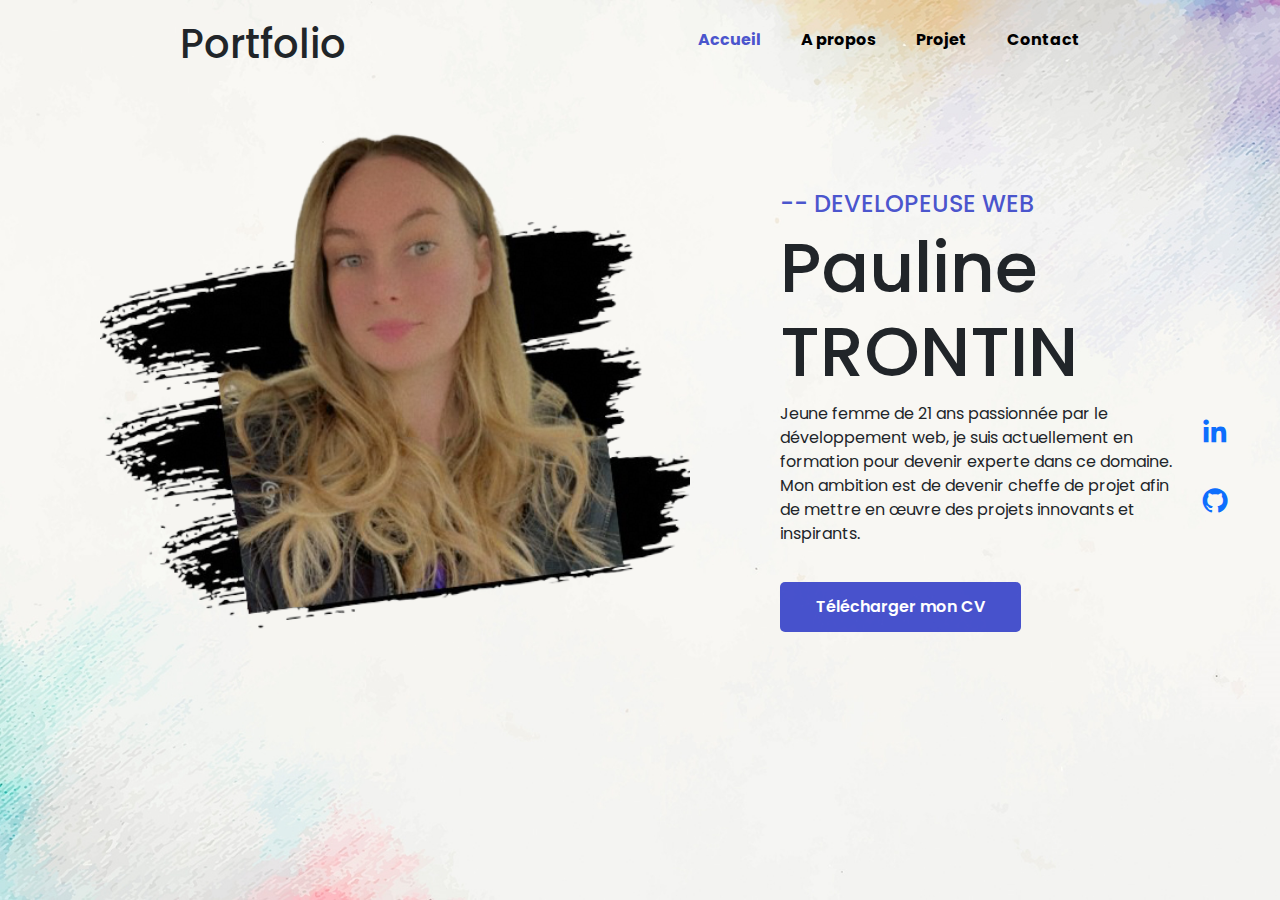
<file: portfolio/index.html>
<!DOCTYPE html>
<html lang="fr">

<head>
    <meta charset="UTF-8">
    <meta name="viewport" content="width=device-width, initial-scale=1.0">
    <title>Portfolio</title>
    <!-- Bootstrap -->
    <script src="https://cdn.jsdelivr.net/npm/bootstrap@5.3.3/dist/js/bootstrap.bundle.min.js" integrity="sha384-YvpcrYf0tY3lHB60NNkmXc5s9fDVZLESaAA55NDzOxhy9GkcIdslK1eN7N6jIeHz" crossorigin="anonymous"></script>
    <link href="https://cdn.jsdelivr.net/npm/bootstrap@5.3.3/dist/css/bootstrap.min.css" rel="stylesheet" integrity="sha384-QWTKZyjpPEjISv5WaRU9OFeRpok6YctnYmDr5pNlyT2bRjXh0JMhjY6hW+ALEwIH" crossorigin="anonymous">
    <!-- main style -->
    <link href='https://unpkg.com/boxicons@2.1.4/css/boxicons.min.css' rel='stylesheet'>
    <link href="css/style.css" rel="stylesheet">
</head>

<body>
    <div class="hero">
        <div class="nav">
            <div class="logo">
                <h1>Portfolio</h1>
            </div>
            <ul>
                <li><a href="index.html" class="active">Accueil</a></li>
                <li><a href="page/about.html">A propos</a></li>
                <li><a href="page/project.html">Projet</a></li>
                <li><a href="page/contact.html">Contact</a></li>
            </ul>
        </div>
    
    

    <div class="content">
        <div class="left">
<!--            <img src="imgs/men.png" alt="men">-->
            <img src="imgs/women.png" alt="women" class="image" style="">

        </div>
        <div class="right">
            <h4>-- Developeuse Web</h4>
            <h1>Pauline TRONTIN</h1>
            <p>Jeune femme de 21 ans passionnée par le développement web, je suis actuellement en formation pour devenir experte dans ce domaine. Mon ambition est de devenir cheffe de projet afin de mettre en œuvre des projets innovants et inspirants.</p>

            <!-- Bouton de téléchargement du CV -->
            <a href="imgs/cv/CV%20-%20Master.pdf" download="CV-PaulineTRONTIN.pdf">
                <button style="color:white;">Télécharger mon CV</button>
            </a>
        </div>
    </div>

        <div class="social">
            <a href="https://www.linkedin.com/in/pauline-trontin/"><i class="bx bxl-linkedin"></i></a>
            <a href="https://github.com/paulinetrntn"><i class="bx bxl-github"></i></a>
        </div>

</div>
    <!-- jQuery -->
    <script src="js/jquery.js"></script>
    <!--  plugins  -->
    <script src="js/bootstrap.min.js"></script>
    <script src="js/plugins.js"></script>
    <script src="js/aos.js"></script>
    <script src="js/jquery.form.js"></script>
    <script src="js/jquery.validate.min.js"></script>

    <!--  main script  -->
    <script src="js/style.js"></script>
</body>
</html>
</file>
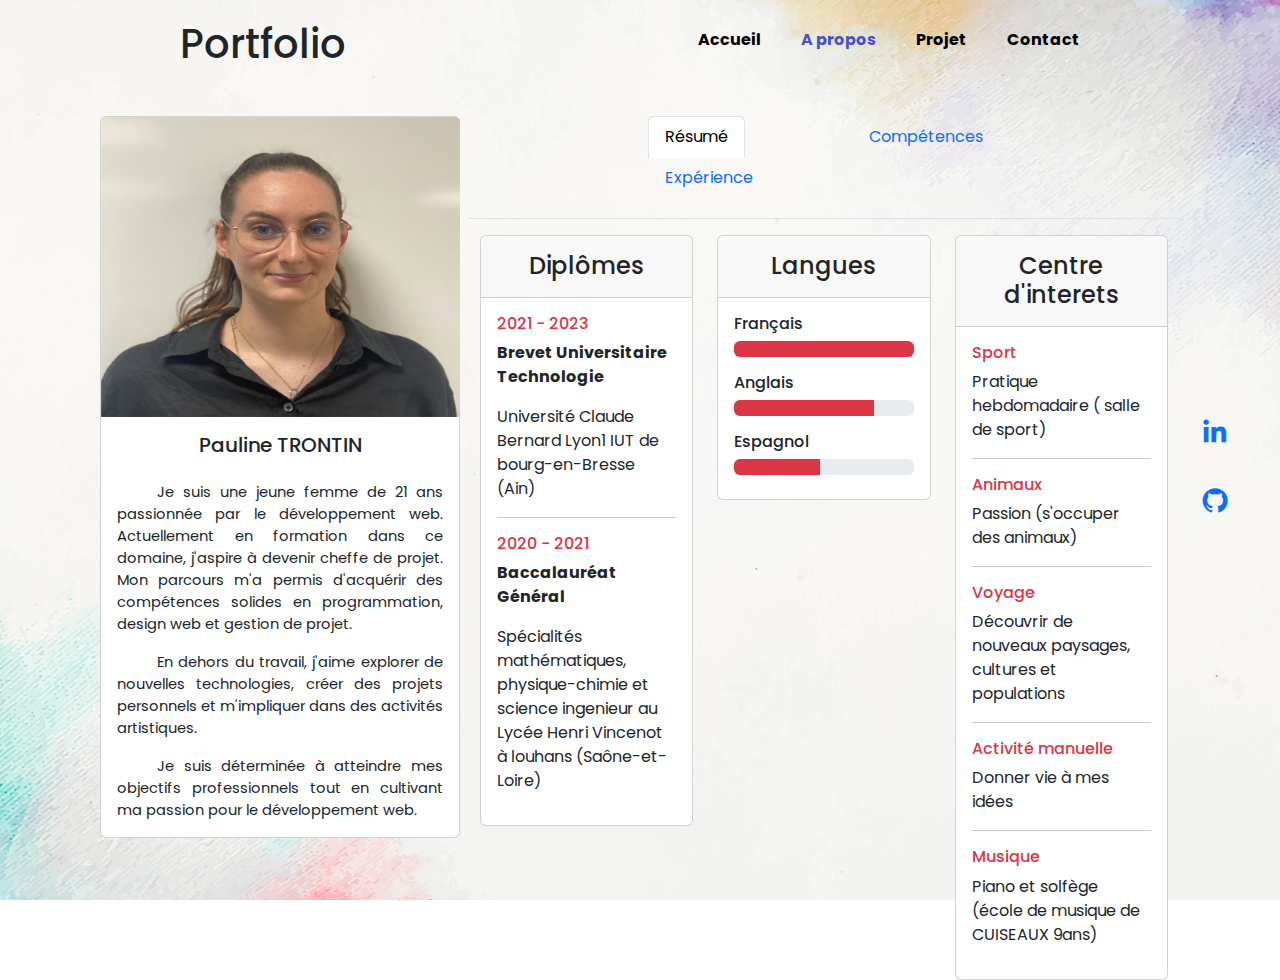
<file: portfolio/page/about.html>
<!DOCTYPE html>
<html lang="fr">

<head>
    <meta charset="UTF-8">
    <meta name="viewport" content="width=device-width, initial-scale=1.0">
    <title>Portfolio</title>
    <!-- Bootstrap -->
    <!--    <link href="../css/bootstrap.min.css" rel="stylesheet">-->
    <link href="https://cdn.jsdelivr.net/npm/bootstrap@5.3.3/dist/css/bootstrap.min.css" rel="stylesheet"
          integrity="sha384-QWTKZyjpPEjISv5WaRU9OFeRpok6YctnYmDr5pNlyT2bRjXh0JMhjY6hW+ALEwIH" crossorigin="anonymous">
    <script src="https://cdn.jsdelivr.net/npm/bootstrap@5.3.3/dist/js/bootstrap.bundle.min.js"
            integrity="sha384-YvpcrYf0tY3lHB60NNkmXc5s9fDVZLESaAA55NDzOxhy9GkcIdslK1eN7N6jIeHz"
            crossorigin="anonymous"></script>
    <!-- main style -->
    <link href='https://unpkg.com/boxicons@2.1.4/css/boxicons.min.css' rel='stylesheet'>
    <link href="../css/style.css" rel="stylesheet">
</head>

<body>

<div class="hero">
    <div class="nav">
        <div class="logo">
            <h1>Portfolio</h1>
        </div>
        <ul>
            <li><a href="../index.html">Accueil</a></li>
            <li><a href="about.html" class="active">A propos</a></li>
            <li><a href="project.html">Projet</a></li>
            <li><a href="contact.html">Contact</a></li>
        </ul>
    </div>

    <div class="content">
        <div class="row">
            <div class="col-md-4">
                <div class="card" style="width: 360px;">
                    <img src="../imgs/profil.jpeg" class="card-img-top" alt="..." style="height: 300px;width: 359px;">
                    <div class="card-body">
                        <h5 class="card-title text-center font-weight-bold">Pauline TRONTIN</h5>
                        <p class="card-text mt-4" style="text-align: justify; font-size: 11pt; text-indent: 40px;">
                            Je suis une jeune femme de 21 ans passionnée par le développement
                            web. Actuellement en formation dans ce domaine, j'aspire à devenir cheffe de projet. Mon
                            parcours m'a permis d'acquérir des compétences solides en programmation, design web et
                            gestion de projet.
                        </p>
                        <p class="card-text" style="text-align: justify; font-size: 11pt; text-indent: 40px;">
                            En dehors du travail, j'aime explorer de nouvelles technologies, créer
                            des projets personnels et m'impliquer dans des activités artistiques.
                        </p>
                        <p class="card-text" style="text-align: justify; font-size: 11pt; text-indent: 40px;">
                          Je suis déterminée à atteindre mes objectifs professionnels tout en cultivant ma passion pour le développement
                            web.
                        </p>
                    </div>
                </div>
            </div>
            <div class="col-md-8" style="margin-top: -20px">
                <nav>
                    <div class="nav nav-tabs" id="nav-tab" role="tablist">
                        <button class="nav-link active active-tab" id="nav-home-tab" data-bs-toggle="tab"
                                data-bs-target="#nav-home" type="button" role="tab" aria-controls="nav-home"
                                aria-selected="true">Résumé
                        </button>
                        <button class="nav-link" id="nav-profile-tab" data-bs-toggle="tab" data-bs-target="#nav-profile"
                                type="button" role="tab" aria-controls="nav-profile" aria-selected="false">Compétences
                        </button>
                        <button class="nav-link" id="nav-contact-tab" data-bs-toggle="tab" data-bs-target="#nav-contact"
                                type="button" role="tab" aria-controls="nav-contact" aria-selected="false">
                            Expérience
                        </button>
                    </div>
                </nav>
                <div class="tab-content" id="nav-tabContent">
                    <div class="tab-pane fade show active" id="nav-home" role="tabpanel" aria-labelledby="nav-home-tab"
                         tabindex="0">
                        <section class="section mt-3" id="resume">
                            <div class="container">
                                <div class="row">
                                    <div class="col-md-6 col-lg-4">
                                        <div class="card">
                                            <div class="card-header">
                                                <div class="mt-2">
                                                    <h4 class="text-center">Diplômes</h4>
                                                    <span class="line"></span></div>
                                            </div>
                                            <div class="card-body">
                                                <!--                                                <h6 class="title text-danger">2024 - Present</h6>-->
                                                <!--                                                <p class="font-weight-bold">B.E Computer Engineering</p>-->
                                                <!--                                                <p class="subtitle">Lorem ipsum dolor sit amet, consectetur adipisicing elit. Error corrupti recusandae obcaecati odit repellat ducimus cum, minus tempora aperiam at.</p>-->
                                                <!--                                                <hr>-->
                                                <h6 class="title text-danger">2021 - 2023</h6>
                                                <p style="font-weight:bold;">Brevet Universitaire Technologie</p>
                                                <p class="subtitle">Université Claude Bernard Lyon1 IUT de
                                                    bourg-en-Bresse (Ain)</p>
                                                <hr>
                                                <h6 class="title text-danger">2020 - 2021</h6>
                                                <p style="font-weight:bold;">Baccalauréat Général</p>
                                                <p class="subtitle">Spécialités mathématiques, physique-chimie et
                                                    science ingenieur au Lycée Henri Vincenot à louhans
                                                    (Saône-et-Loire)</p>
                                            </div>
                                        </div>
                                    </div>
                                    <div class="col-lg-4">
                                        <div class="card">
                                            <div class="card-header">
                                                <div class="pull-left">
                                                    <h4 class="mt-2 text-center">Langues</h4>
                                                    <span class="line"></span></div>
                                            </div>
                                            <div class="card-body pb-2">
                                                <h6>Français</h6>
                                                <div class="progress mb-3">
                                                    <div class="progress-bar bg-danger" role="progressbar"
                                                         style="width:100%" aria-valuenow="25" aria-valuemin="0"
                                                         aria-valuemax="100"></div>
                                                </div>
                                                <h6>Anglais</h6>
                                                <div class="progress mb-3">
                                                    <div class="progress-bar bg-danger" role="progressbar"
                                                         style="width:78%" aria-valuenow="25" aria-valuemin="0"
                                                         aria-valuemax="100"></div>
                                                </div>
                                                <h6>Espagnol</h6>
                                                <div class="progress mb-3">
                                                    <div class="progress-bar bg-danger" role="progressbar"
                                                         style="width:48%" aria-valuenow="50" aria-valuemin="0"
                                                         aria-valuemax="100"></div>
                                                </div>
                                            </div>
                                        </div>
                                    </div>
                                    <div class="col-md-6 col-lg-4">
                                        <div class="card">
                                            <div class="card-header">
                                                <div class="mt-2">
                                                    <h4 class="text-center">Centre d'interets</h4>
                                                    <span class="line"></span></div>
                                            </div>
                                            <div class="card-body">
                                                <h6 class="title text-danger ">Sport</h6>
                                                <p class="font-weight-bold">Pratique hebdomadaire ( salle de sport)</p>
                                                <hr>
                                                <h6 class="title text-danger">Animaux</h6>
                                                <p class="font-weight-bold">Passion (s'occuper des animaux)</p>
                                                <hr>
                                                <h6 class="title text-danger">Voyage</h6>
                                                <p class="font-weight-bold">Découvrir de nouveaux paysages, cultures et populations</p>
                                                <hr>
                                                <h6 class="title text-danger">Activité manuelle</h6>
                                                <p class="font-weight-bold">Donner vie à mes idées</p>
                                                <hr>
                                                <h6 class="title text-danger">Musique</h6>
                                                <p class="font-weight-bold">Piano et solfège (école de musique de CUISEAUX 9ans)</p>
                                            </div>
                                        </div>
                                    </div>
                                </div>
                            </div>
                        </section>
                    </div>
                    <div class="tab-pane fade" id="nav-profile" role="tabpanel" aria-labelledby="nav-profile-tab"
                         tabindex="0">
                        <section class="section mt-3" id="competence">
                            <div class="container">
                                <div class="row">
                                    <div class="col-lg-4">
                                        <div class="card">
                                            <div class="card-header">
                                                <div class="pull-left">
                                                    <h4 class="mt-2 text-center">Languages</h4>
                                                    <span class="line"></span></div>
                                            </div>
                                            <div class="card-body pb-2">
                                                <h6>hTML &amp; CSS</h6>
                                                <div class="progress mb-3">
                                                    <div class="progress-bar bg-danger" role="progressbar"
                                                         style="width:95%" aria-valuenow="25" aria-valuemin="0"
                                                         aria-valuemax="100"></div>
                                                </div>
                                                <h6>PHP</h6>
                                                <div class="progress mb-3">
                                                    <div class="progress-bar bg-danger" role="progressbar"
                                                         style="width:89%" aria-valuenow="50" aria-valuemin="0"
                                                         aria-valuemax="100"></div>
                                                </div>
                                                <h6>JavaScript</h6>
                                                <div class="progress mb-3">
                                                    <div class="progress-bar bg-danger" role="progressbar"
                                                         style="width:82%" aria-valuenow="25" aria-valuemin="0"
                                                         aria-valuemax="100"></div>
                                                </div>
                                                <h6>SQL</h6>
                                                <div class="progress mb-3">
                                                    <div class="progress-bar bg-danger" role="progressbar"
                                                         style="width:77%" aria-valuenow="75" aria-valuemin="0"
                                                         aria-valuemax="100"></div>
                                                </div>
                                                <h6>Java</h6>
                                                <div class="progress mb-3">
                                                    <div class="progress-bar bg-danger" role="progressbar"
                                                         style="width:53%" aria-valuenow="75" aria-valuemin="0"
                                                         aria-valuemax="100"></div>
                                                </div>
                                                <h6>C++</h6>
                                                <div class="progress mb-3">
                                                    <div class="progress-bar bg-danger" role="progressbar"
                                                         style="width:49%" aria-valuenow="75" aria-valuemin="0"
                                                         aria-valuemax="100"></div>
                                                </div>
                                            </div>
                                        </div>
                                    </div>
                                    <div class="col-lg-4">
                                        <div class="card">
                                            <div class="card-header">
                                                <div class="pull-left">
                                                    <h4 class="mt-2 text-center">Logiciel</h4>
                                                    <span class="line"></span></div>
                                            </div>
                                            <div class="card-body pb-2">
                                                <h6>PhpStorm</h6>
                                                <div class="progress mb-3">
                                                    <div class="progress-bar bg-danger" role="progressbar"
                                                         style="width:95%" aria-valuenow="25" aria-valuemin="0"
                                                         aria-valuemax="100"></div>
                                                </div>
                                                <h6>GitHub</h6>
                                                <div class="progress mb-3">
                                                    <div class="progress-bar bg-danger" role="progressbar"
                                                         style="width:79%" aria-valuenow="25" aria-valuemin="0"
                                                         aria-valuemax="100"></div>
                                                </div>
                                                <h6>Visual Studio Code</h6>
                                                <div class="progress mb-3">
                                                    <div class="progress-bar bg-danger" role="progressbar"
                                                         style="width:92%" aria-valuenow="50" aria-valuemin="0"
                                                         aria-valuemax="100"></div>
                                                </div>
                                                <h6>Office suite</h6>
                                                <div class="progress mb-3">
                                                    <div class="progress-bar bg-danger" role="progressbar"
                                                         style="width:90%" aria-valuenow="50" aria-valuemin="0"
                                                         aria-valuemax="100"></div>
                                                </div>
                                                <h6>Workbench</h6>
                                                <div class="progress mb-3">
                                                    <div class="progress-bar bg-danger" role="progressbar"
                                                         style="width:76%" aria-valuenow="50" aria-valuemin="0"
                                                         aria-valuemax="100"></div>
                                                </div>
                                                <h6> VM Ware</h6>
                                                <div class="progress mb-3">
                                                    <div class="progress-bar bg-danger" role="progressbar"
                                                         style="width:64%" aria-valuenow="50" aria-valuemin="0"
                                                         aria-valuemax="100"></div>
                                                </div>
                                                <h6>Photoshop</h6>
                                                <div class="progress mb-3">
                                                    <div class="progress-bar bg-danger" role="progressbar"
                                                         style="width:49%" aria-valuenow="50" aria-valuemin="0"
                                                         aria-valuemax="100"></div>
                                                </div>
                                            </div>
                                        </div>
                                    </div>
                                    <div class="col-md-6 col-lg-4">
                                        <div class="card">
                                            <div class="card-header">
                                                <div class="mt-2">
                                                    <h4 class="text-center">Qualités</h4>
                                                    <span class="line"></span></div>
                                            </div>
                                            <div class="card-body">
                                                <h6 class="title text-danger">Autonome</h6>
                                                <hr>
                                                <h6 class="title text-danger">Rigoureuse</h6>
                                                <hr>
                                                <h6 class="title text-danger">Organisation</h6>
                                                <hr>
                                                <h6 class="title text-danger">Motivation</h6>
                                            </div>
                                        </div>
                                    </div>
                                </div>
                            </div>
                        </section>
                    </div>
                    <div class="tab-pane fade" id="nav-contact" role="tabpanel" aria-labelledby="nav-contact-tab"
                         tabindex="0">
                        <section class="resume d-lg-flex justify-content-center align-items-center" id="experience">
                            <div class="container">
                                <div class="row">
                                    <div class="col-lg-6 col-12">
                                        <div class="timeline">
                                            <div class="timeline-wrapper">
                                                <div class="timeline-yr">
                                                    <span>2023</span>
                                                </div>
                                                <div class="timeline-info">
                                                    <h3>
                                                        <span>Api-and-You</span><small>Alternance</small>
                                                    </h3>
                                                    <p>Alternance d’un an en tant que développeuse web (backend).
                                                        Utilisant Symfony et PHP. De septembre 2023 à Août 2024.</p>
                                                </div>
                                            </div>
                                            <div class="timeline-wrapper">
                                                <div class="timeline-yr">
                                                    <span>2023</span>
                                                </div>
                                                <div class="timeline-info">
                                                    <h3><span>Groupe BIGARD de CUISEAUX</span><small>Emploi étudiant</small></h3>
                                                    <p>Emploi
                                                        étudiant à la centrale (Conditionnement de la viande, étiquetage, mise en carton), de Juillet à Août.</p>
                                                </div>
                                            </div>
                                            <div class="timeline-wrapper">
                                                <div class="timeline-yr">
                                                    <span>2023</span>
                                                </div>
                                                <div class="timeline-info">
                                                    <h3><span>Conseil département de l’Ain</span><small>Stage</small></h3>
                                                    <p>Stage au
                                                        sein du service intelligence de la donnée (Avril-Mai-Juin). Développement de
                                                        tableau de bord avec des données de l’INSEE, destinés aux élus.</p>
                                                </div>
                                            </div>

                                        </div>
                                    </div>
                                    <div class="col-lg-6 col-12">
                                        <div class="timeline">
                                            <div class="timeline-wrapper">
                                                <div class="timeline-yr">
                                                    <span>2022</span>
                                                </div>
                                                <div class="timeline-info">
                                                    <h3><span>Groupe BIGARD de CUISEAUX</span><small>Emploi étudiant</small></h3>
                                                    <p>Emploi
                                                        étudiant à la centrale (Conditionnement de la viande, étiquetage, mise en carton), de Juillet à Août.</p>
                                                </div>
                                            </div>
                                            <div class="timeline-wrapper">
                                                <div class="timeline-yr">
                                                    <span>2021</span>
                                                </div>
                                                <div class="timeline-info">
                                                    <h3><span>Groupe BIGARD de CUISEAUX</span><small>Emploi étudiant</small></h3>
                                                    <p>Emploi
                                                        étudiant (production de steaks hachés surgelés, emballage et
                                                        mise en carton), de Juillet à Août.</p>
                                                </div>
                                            </div>
                                            <div class="timeline-wrapper">
                                                <div class="timeline-yr">
                                                    <span>2020</span>
                                                </div>
                                                <div class="timeline-info">
                                                    <h3><span>Foyer "La source" à CUISEAUX</span><small>Emploi saisonnier</small></h3>
                                                    <p>Emploi
                                                        saisonnier dans un foyer pour personnes handicapées (ramassage du linge, triage, lavage, repassage et
                                                        pliage ainsi que de la couture).</p>
                                                </div>
                                            </div>
                                        </div>
                                    </div>
                                </div>
                            </div>
                        </section>
                    </div>
                </div>
            </div>
        </div>
    </div>

    <div class="social">
        <a href="https://www.linkedin.com/in/pauline-trontin/"><i class="bx bxl-linkedin"></i></a>
        <a href="https://github.com/paulinetrntn"><i class="bx bxl-github"></i></a>
    </div>

</div>
<!--  main script  -->
<script src="../js/style.js"></script>
</body>
</html>
</file>
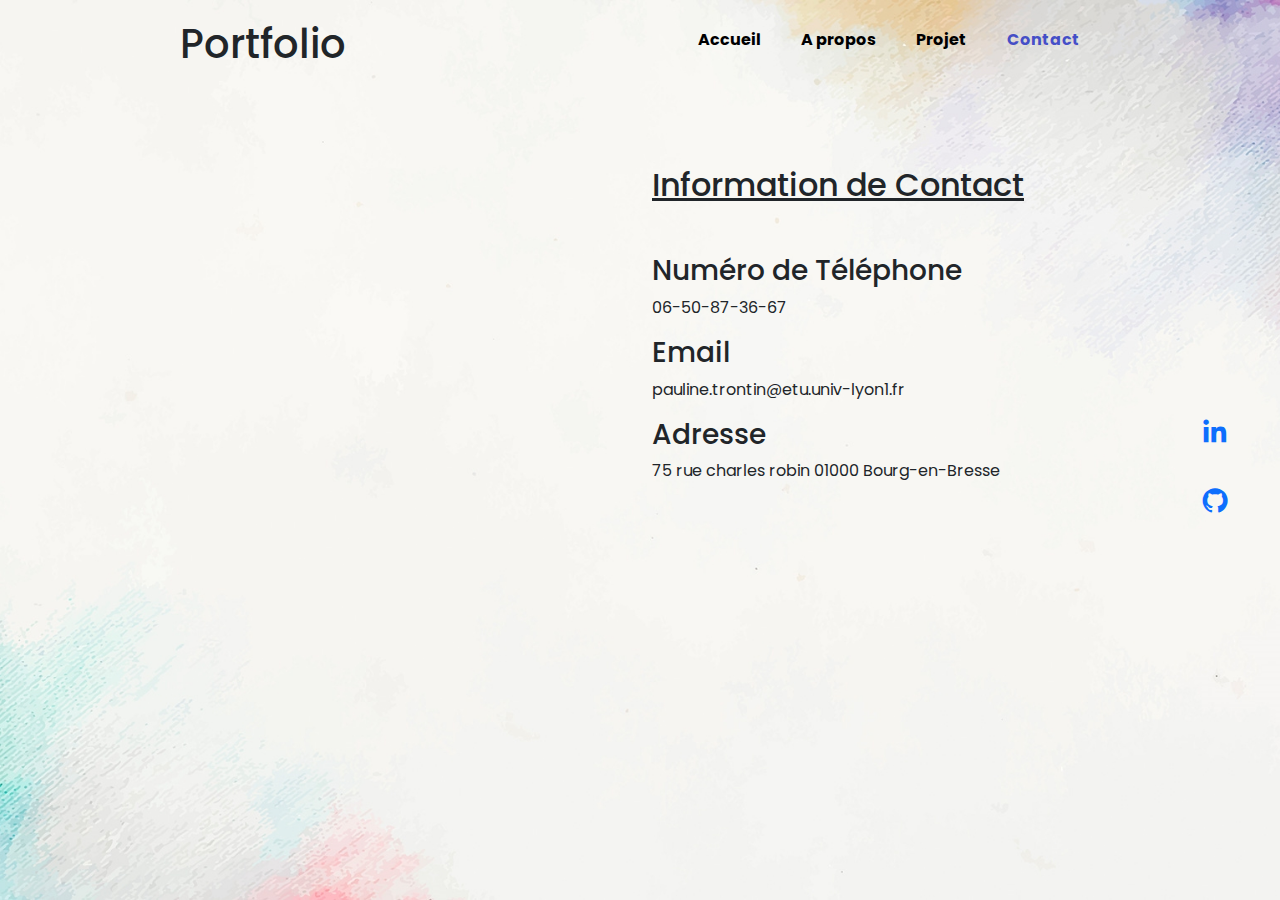
<file: portfolio/page/contact.html>
<!DOCTYPE html>
<html lang="fr">

<head>
    <meta charset="UTF-8">
    <meta name="viewport" content="width=device-width, initial-scale=1.0">
    <title>Portfolio</title>
    <!-- Bootstrap -->
    <script src="https://cdn.jsdelivr.net/npm/bootstrap@5.3.3/dist/js/bootstrap.bundle.min.js" integrity="sha384-YvpcrYf0tY3lHB60NNkmXc5s9fDVZLESaAA55NDzOxhy9GkcIdslK1eN7N6jIeHz" crossorigin="anonymous"></script>
    <link href="https://cdn.jsdelivr.net/npm/bootstrap@5.3.3/dist/css/bootstrap.min.css" rel="stylesheet" integrity="sha384-QWTKZyjpPEjISv5WaRU9OFeRpok6YctnYmDr5pNlyT2bRjXh0JMhjY6hW+ALEwIH" crossorigin="anonymous">
    <!-- main style -->
    <link href="../css/style.css" rel="stylesheet">
    <link href='https://unpkg.com/boxicons@2.1.4/css/boxicons.min.css' rel='stylesheet'>

</head>

<body>
    <div class="hero">
        <div class="nav">
            <div class="logo">
                <h1>Portfolio</h1>
            </div>
            <ul>
                <li><a href="../index.html" >Accueil</a></li>
                <li><a href="about.html">A propos</a></li>
                <li><a href="project.html">Projet</a></li>
                <li><a href="contact.html" class="active">Contact</a></li>
            </ul>
        </div>

        <div class="content">
            <div class="row" style="margin-top: 50px">
                <div class="col-md-6 d-flex justify-content-center align-items-end">
                    <iframe src="https://www.google.com/maps/embed?pb=!1m18!1m12!1m3!1d1979.3932566338617!2d5.2419538564588635!3d46.2155072877132!2m3!1f0!2f0!3f0!3m2!1i1024!2i768!4f13.1!3m3!1m2!1s0x47f352450afe1fb5%3A0x45e8e55ff39daf53!2sIUT%20Lyon%201%20site%20de%20Bourg-en-Bresse!5e0!3m2!1sfr!2sfr!4v1714663912867!5m2!1sfr!2sfr" width="500" height="450" style="border:0" allowfullscreen="" loading="lazy" referrerpolicy="no-referrer-when-downgrade"></iframe>
                </div>

                <div class="col-md-6">
                    <h2><u>Information de Contact</u></h2>

                    <h3 style="margin-top: 50px;">Numéro de Téléphone</h3>
                    <p>06-50-87-36-67</p>
                    <h3>Email</h3>
                    <p>pauline.trontin@etu.univ-lyon1.fr </p>
                    <h3> Adresse</h3>
                    <p>75 rue charles robin 01000 Bourg-en-Bresse</p>

                </div>
            </div>
        </div>

        <div class="social">
            <a href="https://www.linkedin.com/in/pauline-trontin/"><i class="bx bxl-linkedin"></i></a>
            <a href="https://github.com/paulinetrntn"><i class="bx bxl-github"></i></a>
        </div>

    </div>
</body>
</html>
</file>
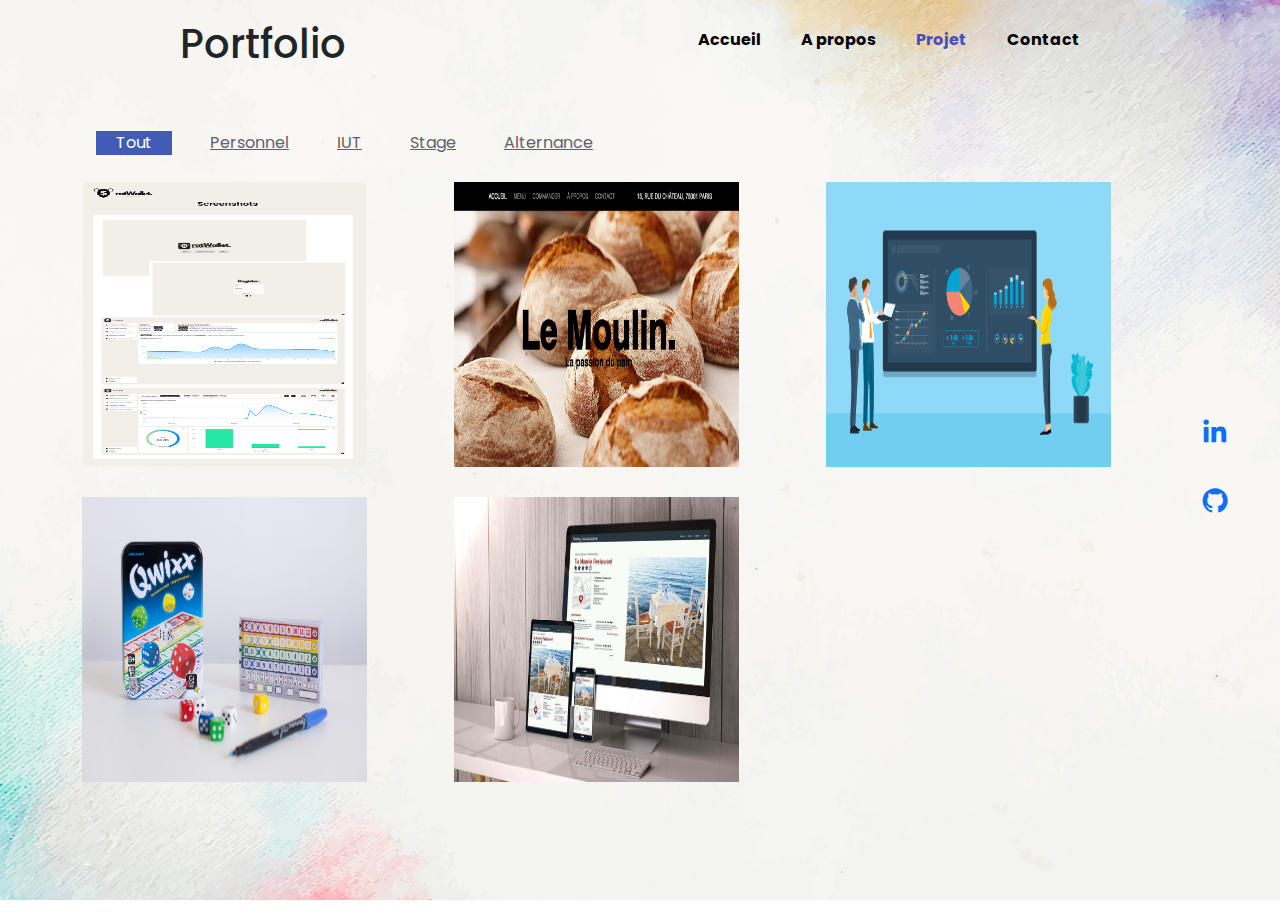
<file: portfolio/page/project.html>
<!DOCTYPE html>
<html lang="fr">

<head>
    <meta charset="UTF-8">
    <meta name="viewport" content="width=device-width, initial-scale=1.0">
    <title>Portfolio</title>
    <link rel="icon" href="../imgs/favicon.ico" type="image/x-icon">
    <link href="../ionicons/css/ionicons.min.css" rel="stylesheet">
    <link href="../css/animate.min.css" rel="stylesheet">
    <!--    <link href="../css/aos.css" rel="stylesheet">-->
    <!-- Bootstrap -->
    <!--    <link href="../css/bootstrap.min.css" rel="stylesheet">-->
    <script src="https://cdn.jsdelivr.net/npm/bootstrap@5.3.3/dist/js/bootstrap.bundle.min.js"
            integrity="sha384-YvpcrYf0tY3lHB60NNkmXc5s9fDVZLESaAA55NDzOxhy9GkcIdslK1eN7N6jIeHz"
            crossorigin="anonymous"></script>
    <link href="https://cdn.jsdelivr.net/npm/bootstrap@5.3.3/dist/css/bootstrap.min.css" rel="stylesheet"
          integrity="sha384-QWTKZyjpPEjISv5WaRU9OFeRpok6YctnYmDr5pNlyT2bRjXh0JMhjY6hW+ALEwIH" crossorigin="anonymous">
    <!-- main style -->
    <link href='https://unpkg.com/boxicons@2.1.4/css/boxicons.min.css' rel='stylesheet'>
    <link href="../css/style.css" rel="stylesheet">
</head>

<body>

<div class="hero">
    <div class="nav">
        <div class="logo">
            <h1>Portfolio</h1>
        </div>
        <ul>
            <li><a href="../index.html">Accueil</a></li>
            <li><a href="about.html">A propos</a></li>
            <li><a href="project.html" class="active">Projet</a></li>
            <li><a href="contact.html">Contact</a></li>
        </ul>
    </div>

    <!-- projects -->
    <div class="section" id="projects" style="margin-top: -140px;">
        <div class="container">
            <!-- main container -->
            <div class="main-container portfolio-inner clearfix">
                <!-- portfolio div -->
                <div class="portfolio-div">
                    <div class="portfolio">
                        <!-- portfolio_filter -->
                        <div class="categories-grid wow fadeInLeft">
                            <nav class="categories">
                                <ul class="portfolio_filter">
                                    <li><a href="" class="active" data-filter="*">Tout</a></li>
                                    <li><a href="" data-filter=".perso">Personnel</a></li>
                                    <li><a href="" data-filter=".iut">IUT</a></li>
                                    <li><a href="" data-filter=".stage">Stage</a></li>
                                    <li><a href="" data-filter=".alternance">Alternance</a></li>
                                </ul>
                            </nav>
                        </div>
                        <!-- portfolio_filter -->

                        <!-- portfolio_container -->
                        <div class="no-padding portfolio_container clearfix" data-aos="fade-up">
                            <!-- single work -->
                            <div class="col-md-4 col-sm-6 iut">

                                <a style="width: 285px;height: 285px;" id="demo01" href="#animatedModal1"
                                   class="portfolio_item"> <img style="width: 285px;height: 285px;"
                                                                src="../imgs/projet/projet1/cg_4.png" alt="image"
                                                                class="img-responsive"/>
                                    <div class="portfolio_item_hover">
                                        <div class="portfolio-border clearfix">
                                            <div class="item_info"><span>RatWallet</span> <em>Application / Gestion
                                                Finance</em></div>
                                        </div>
                                    </div>
                                </a>
                            </div>
                            <!-- end single work -->

                            <!-- single work -->
                            <div class="col-md-4 col-sm-6 iut">
                                <a style="width: 285px;height: 285px;" id="demo02" href="#animatedModal2"
                                   class="portfolio_item"> <img style="width: 285px;height: 285px;"
                                                                src="../imgs/projet/projet2/image11.jpg" alt="image"
                                                                class="img-responsive"/>
                                    <div class="portfolio_item_hover">
                                        <div class="portfolio-border clearfix">
                                            <div class="item_info"><span>SAE boulangerie</span> <em>Site web /
                                                Boulangerie</em></div>
                                        </div>
                                    </div>
                                </a>
                            </div>
                            <!-- end single work -->

                            <!-- single work -->
                            <div class="col-md-4 col-sm-6 stage">
                                <a style="width: 285px;height: 285px;" id="demo03" href="#animatedModal3"
                                   class="portfolio_item"> <img style="width: 285px;height: 285px;"
                                                                src="../imgs/projet/projet3/Tableau-de-bord.png"
                                                                alt="image" class="img-responsive"/>
                                    <div class="portfolio_item_hover">
                                        <div class="portfolio-border clearfix">
                                            <div class="item_info"><span>Stage</span> <em>Dashboard / INSEE</em></div>
                                        </div>
                                    </div>
                                </a>
                            </div>
                            <!-- end single work -->

                            <!-- single work -->
<!--                            <div class="col-md-4 col-sm-6 alternance">-->
<!--                                <a style="width: 285px;height: 285px;" id="demo04" href="#animatedModal4"-->
<!--                                   class="portfolio_item"> <img style="width: 285px;height: 285px;"-->
<!--                                                                src="../imgs/projet/projet4/conf.jpg" alt="image"-->
<!--                                                                class="img-responsive"/>-->
<!--                                    <div class="portfolio_item_hover">-->
<!--                                        <div class="portfolio-border clearfix">-->
<!--                                            <div class="item_info"><span>Vente privée CSE</span> <em>Ajout-->
<!--                                                Fonctionnalité</em></div>-->
<!--                                        </div>-->
<!--                                    </div>-->
<!--                                </a>-->
<!--                            </div>-->
                            <!-- end single work -->

                            <!-- single work -->
                            <div class="col-md-4 col-sm-6 iut">
                                <a style="width: 285px;height: 285px;" id="demo05" href="#animatedModal5"
                                   class="portfolio_item"> <img style="width: 285px;height: 285px;"
                                                                src="../imgs/projet/projet5/DSC_9208-scaled.jpg"
                                                                alt="image" class="img-responsive"/>
                                    <div class="portfolio_item_hover">
                                        <div class="portfolio-border clearfix">
                                            <div class="item_info"><span>QWIXX</span> <em>Site web / jeux plateau</em>
                                            </div>
                                        </div>
                                    </div>
                                </a>
                            </div>
                            <!-- end single work -->

                            <!-- single work -->
                            <div class="col-md-4 col-sm-6 perso">
                                <a style="width: 285px;height: 285px;" id="demo06" href="#animatedModal6"
                                   class="portfolio_item"> <img style="width: 285px;height: 285px;"
                                                                src="../imgs/projet/projet6/image1.jpg" alt="image"
                                                                class="img-responsive"/>
                                    <div class="portfolio_item_hover">
                                        <div class="portfolio-border clearfix">
                                            <div class="item_info"><span>Personnel</span> <em>Site vitrine</em></div>
                                        </div>
                                    </div>
                                </a>
                            </div>
                            <!-- end single work -->
                        </div>
                        <!-- end portfolio_container -->
                    </div>
                    <!-- portfolio -->
                </div>
                <!-- end portfolio div -->
            </div>
            <!-- end main container -->
        </div>
    </div>
    <!-- ./projects -->

    <!--DEMO01-->
    <div id="animatedModal1" class="popup-modal">
        <!--THIS IS IMPORTANT! to close the modal, the class name has to match the name given on the ID -->
        <div id="btn-close-modal1" class="close-animatedModal close-popup-modal"><i
                class="ion-close-round black-icon"></i></div>
        <div class="clearfix"></div>
        <div class="modal-content">
            <div class="container">
                <div class="portfolio-padding">
                    <div class="col-md-8 col-md-offset-2">
                        <h1 style="font-size: 60px; text-align: center">- RatWallet -</h1>
                        <h1 style="font-size: 20px;text-align: center">Projet IUT</h1>
                        <div class="h-50"></div>
                        <h2>Sujet</h2>
                        <div class="h-50"></div>
                        <p>Durant nos cours de Symfony en troisième année, nous devions développer un projet de A à Z en
                            duo. Voici le mien. Il s'agit d'un système de suivi des dépenses personnelles. Voici la
                            liste des fonctionnalités : </p>
                        <ul>
                            <li>Login - Création, Suppression, Modifications de comptes</li>
                            <li>Enregistrement de plusieurs comptes bancaires</li>
                            <li>Enregistrement des dépenses par catégories (alimentation, loyer, ...)</li>
                            <li>Enregistrement des revenus (Salaire, APL, Aide au logement)</li>
                            <li>Définition d'objectif financiers sur chaque compte et affichage graphique</li>
                            <li>Définition d'objectif financiers sur chaque catégories et affichage graphique</li>
                            <li>Enregistrement et affichage de l'historique de chaques comptes</li>
                            <li>Fonctions de tri sur les historiques des comptes</li>
                            <li>Possibiltié de suppression d'une entrée depuis l'historiques des comptes</li>
                            <li>Exportation des données (Excel)</li>
                            <li>Dashboard avec graphiques</li>
                            <li>Sécurité des données (Middleware Symfony twig protège nativement des injections XSS)
                            </li>
                        </ul>
                        <h2>Langage</h2>
                        <p>Noux avons utilisés PHP, le framework Symfony ainsi que MySQL pour la base de données.</p>
                        <p>Librairie utilisés:</p>
                        <ul>
                            <li>ApexCharts</li>
                            <li>PHPSpreadSheet</li>
                        </ul>
                        <h2>Photo</h2>
                        <br/>
                        <br/>
                        <div id="carouselExampleInterval1" class="carousel slide" data-bs-ride="carousel">
                            <div class="carousel-inner">
                                <div class="carousel-item active" data-bs-interval="10000">
                                    <img src="../imgs/projet/projet1/screenshot-3.png"
                                         class="d-block w-100 img-responsive" alt="...">
                                </div>
                                <div class="carousel-item" data-bs-interval="2000">
                                    <img src="../imgs/projet/projet1/screenshot-4.png"
                                         class="d-block w-100 img-responsive" alt="...">
                                </div>
                                <div class="carousel-item">
                                    <img src="../imgs/projet/projet1/screenshot-2.png"
                                         class="d-block w-100 img-responsive" alt="...">
                                </div>
                                <div class="carousel-item">
                                    <img src="../imgs/projet/projet1/screenshot-1.png"
                                         class="d-block w-100 img-responsive" alt="...">
                                </div>
                            </div>
                            <button class="carousel-control-prev" type="button"
                                    data-bs-target="#carouselExampleInterval1" data-bs-slide="prev">
                                <span class="carousel-control-prev-icon" aria-hidden="true"></span>
                                <span class="visually-hidden">Previous</span>
                            </button>
                            <button class="carousel-control-next" type="button"
                                    data-bs-target="#carouselExampleInterval1" data-bs-slide="next">
                                <span class="carousel-control-next-icon" aria-hidden="true"></span>
                                <span class="visually-hidden">Next</span>
                            </button>
                        </div>
                        <br/>
                        <br/>
                        <h2>Code</h2>
                        <p>Lien du code : <a href="https://github.com/KaazDW/A3S5-ratWallet" target="_blank">https://github.com/KaazDW/A3S5-ratWallet</a>
                        </p>
                        <br/></div>
                </div>
            </div>
        </div>
    </div>

    <!--DEMO02-->
    <div id="animatedModal2" class="popup-modal">
        <!--THIS IS IMPORTANT! to close the modal, the class name has to match the name given on the ID -->
        <div id="btn-close-modal2" class="close-animatedModal close-popup-modal"><i class="ion-close-round"></i></div>
        <div class="clearfix"></div>
        <div class="modal-content">
            <div class="container">
                <div class="portfolio-padding">
                    <div class="col-md-8 col-md-offset-2">
                        <h1 style="font-size: 60px; text-align: center">- SAE boulangerie -</h1>
                        <h1 style="font-size: 20px;text-align: center">Projet IUT</h1>
                        <div class="h-50"></div>
                        <h2>Sujet</h2>
                        <div class="h-50"></div>
                        <p>
                            Dans le cadre de notre troisième année de BUT informatique, spécialité web, nous (en groupe de 4) avons
                            récupéré un projet existant afin
                            de l'améliorer et de l'optimiser. Notre projet était destiné à un boulanger/meunier
                            travaillant dans un moulin
                            traditionnel et proposant des événements, des stages d'apprentissage ainsi que des visites.
                        </p>
                        <p>
                            Les objectifs du site se divisaient en deux parties: administrateur et client.
                            Concernant la partie du client, il devait avoir accès à une vitrine pour présenter le
                            moulin, une page permettant d'ajouter des articles dans son panier pour réaliser une
                            commande, une page destinée à la réservation des stages et des visites, ainsi qu'une page
                            présentant les différents événements prévus.
                        </p>
                        <p>
                            La partie de l'administrateur était plus lourde, demandant de pouvoir modifier, d'ajouter ou
                            de supprimer les produits, visites,
                            stages et événements présents sur le site client. Pour faciliter la gestion des stocks en
                            flux tendus, il fallait une page permettant de renseigner les matières premières. Concernant
                            les commandes, le meunier disposait d'une page lui permettant de les consulter et mettant en
                            évidence les quantités de matières premières à utiliser. En fonction du stock, le site
                            proposait une quantité de matières premières à commander pour réaliser les commandes.
                            La plus grosse fonctionnalité que nous avons ajoutée était l'agrégation des commandes par
                            ingrédients, facilitant ainsi la gestion des stocks et des approvisionnements.
                        </p>
                            En effet le boulanger a besoin de gérer les recettes de pains et la facturation, mais surtout il
                            veut aggréger les commandes d'une date donnée pour générer les recettes de fabrication des pâtes
                            avec la bonne quantité de chaque ingrédient. Par ex. il y a 4 commandes de pain aux noix, cela
                            signifie pour le boulanger de préparer une pâte avec 3,2 kg de farine T80, 145g de levain, 1,2kg
                            de noix, 887 ml d'eau, et 6g de sel. Nous avons aussi rejouter l'édition de Bons de Livraison
                            et d'étiquettes Client.
                        <p>
                            Évidemment, un système de connexion et d'inscription a été mis en place pour basculer du
                            côté client ou administrateur, ainsi que pour réaliser des commandes.
                        </p>
                        <h2>Langage</h2>
                        <p>Noux avons utilisés PHP, le framework Symfony du HTML/SASS pour le front. Ainsi que MySQL
                            pour la base de données.</p>
                        <h2>Photo</h2>
                        <br/>
                        <br/>
                        <div id="carouselExampleInterval2" class="carousel slide" data-bs-ride="carousel">
                            <div class="carousel-inner">
                                <div class="carousel-item active" data-bs-interval="10000">
                                    <img src="../imgs/projet/projet2/image1.png"
                                         class="d-block w-100 img-responsive" alt="...">
                                </div>
                                <div class="carousel-item" data-bs-interval="2000">
                                    <img src="../imgs/projet/projet2/image2.png"
                                         class="d-block w-100 img-responsive" alt="...">
                                </div>
                                <div class="carousel-item">
                                    <img src="../imgs/projet/projet2/image3.png"
                                         class="d-block w-100 img-responsive" alt="...">
                                </div>
                                <div class="carousel-item">
                                    <img src="../imgs/projet/projet2/image4.png"
                                         class="d-block w-100 img-responsive" alt="...">
                                </div>
                                <div class="carousel-item">
                                    <img src="../imgs/projet/projet2/image5.png"
                                         class="d-block w-100 img-responsive" alt="...">
                                </div>
                                <div class="carousel-item">
                                    <img src="../imgs/projet/projet2/image6.png"
                                         class="d-block w-100 img-responsive" alt="...">
                                </div>
                            </div>
                            <button class="carousel-control-prev" type="button"
                                    data-bs-target="#carouselExampleInterval2" data-bs-slide="prev">
                                <span class="carousel-control-prev-icon" aria-hidden="true"></span>
                                <span class="visually-hidden">Previous</span>
                            </button>
                            <button class="carousel-control-next" type="button"
                                    data-bs-target="#carouselExampleInterval2" data-bs-slide="next">
                                <span class="carousel-control-next-icon" aria-hidden="true"></span>
                                <span class="visually-hidden">Next</span>
                            </button>
                        </div>
                        <br/>
                        <br/>
                        <h2>Code</h2>
                        <p>Lien du code : <a href="https://github.com/KaazDW/A3S5-SAE-BOULANGERIE" target="_blank">https://github.com/KaazDW/A3S5-SAE-BOULANGERIE</a>
                        </p>
                        <br/></div>
                </div>
            </div>
        </div>
    </div>

    <!--DEMO03-->
    <div id="animatedModal3" class="popup-modal">
        <!--THIS IS IMPORTANT! to close the modal, the class name has to match the name given on the ID -->
        <div id="btn-close-modal3" class="close-animatedModal close-popup-modal"><i class="ion-close-round"></i></div>
        <div class="clearfix"></div>
        <div class="modal-content">
            <div class="container">
                <div class="portfolio-padding">
                    <div class="col-md-8 col-md-offset-2">
                        <h1 style="font-size: 60px; text-align: center">- Tableau de bord -</h1>
                        <h1 style="font-size: 20px;text-align: center">Projet de Stage (deuxieme année - 11
                            semaines)</h1>
                        <div class="h-50"></div>
                        <h2>Sujet</h2>
                        <div class="h-50"></div>
                        <p>L’objectif principal de mon stage a été d’automatiser la récupération de données INSEE grâce
                            à une API en webservice et de les afficher dans un tableau de bord grâce à un outil de
                            datavisualisation nommée : DigDash.
                            Monsieur CHABRIER Rémi (qui travaille à la direction des finances) s’occupe de la gestion
                            des données de l’Insee. Tous les mois, il crée des tableaux Excel dans lesquels il recopie
                            à la main les chiffres dont il a besoin. A la fin, ces indicateurs seront utilisés par les
                            élus du Conseil Départemental de l’Ain (CD01) et particulièrement par le DGS. Le but concret
                            de mon sujet de stage est d’automatiser la création des différents indicateurs grâce à une
                            API, c’est-à-dire, de faire en sorte que Rémi C. n’ait plus besoin de s’occuper de relever
                            les chiffres tous les mois et de les intégrer dans un tableau de bord dynamique.
                        </p>
                        <h2>Logiciel</h2>
                        <p>Pour ce projet, j'ai utilisé différents logiciel tel que Talend, DigDash, DBeaver ainsi que
                            l'API de l'INSEE.</p>
                        <h2>Photo</h2>
                        <br/>
                        <br/>
                        <div id="carouselExampleInterval3" class="carousel slide" data-bs-ride="carousel">
                            <div class="carousel-inner">
                                <div class="carousel-item " data-bs-interval="10000">
                                    <img src="../imgs/projet/projet3/image22.png" class="d-block w-100 img-responsive"
                                         alt="...">
                                </div>
                                <div class="carousel-item" data-bs-interval="2000">
                                    <img src="../imgs/projet/projet3/image33.png" class="d-block w-100 img-responsive"
                                         alt="...">
                                </div>
                                <div class="carousel-item active">
                                    <img src="../imgs/projet/projet3/image44.png" class="d-block w-100 img-responsive"
                                         alt="...">
                                </div>
                                <div class="carousel-item active">
                                    <img src="../imgs/projet/projet3/image55.png" class="d-block w-100 img-responsive"
                                         alt="...">
                                </div>
                            </div>
                            <button class="carousel-control-prev" type="button"
                                    data-bs-target="#carouselExampleInterval3" data-bs-slide="prev">
                                <span class="carousel-control-prev-icon" aria-hidden="true"></span>
                                <span class="visually-hidden">Previous</span>
                            </button>
                            <button class="carousel-control-next" type="button"
                                    data-bs-target="#carouselExampleInterval3" data-bs-slide="next">
                                <span class="carousel-control-next-icon" aria-hidden="true"></span>
                                <span class="visually-hidden">Next</span>
                            </button>
                        </div>
                        <br/>
                        <br/>
                        <h2>Code</h2>
                        <div class="carousel-item active">
                            <img src="../imgs/projet/projet3/image66.png" class="d-block w-100 img-responsive"
                                 alt="...">
                        </div>
                        <br/></div>
                </div>
            </div>
        </div>
    </div>


    <!--DEMO05-->
    <div id="animatedModal5" class="popup-modal">
        <!--THIS IS IMPORTANT! to close the modal, the class name has to match the name given on the ID -->
        <div id="btn-close-modal5" class="close-animatedModal close-popup-modal"><i class="ion-close-round"></i></div>
        <div class="clearfix"></div>
        <div class="modal-content">
            <div class="container">
                <div class="portfolio-padding">
                    <div class="col-md-8 col-md-offset-2">
                        <h1 style="font-size: 60px; text-align: center">- QWIXX -</h1>
                        <h1 style="font-size: 20px;text-align: center">Projet IUT</h1>
                        <div class="h-50"></div>
                        <h2>Sujet</h2>
                        <div class="h-50"></div>
                        <p>Embarquez pour une aventure en ligne avec notre jeu Web "Qwixx", un jeu de dés complexe codé
                            en Java, Bootstrap et Node.js, pouvant accueillir de 2 à 10 joueurs. Cette application,
                            hébergée sur un serveur Web, permet aux joueurs d'élaborer des stratégies et de marquer des
                            numéros sur quatre lignes colorées sur leur feuille de score, dans le but d'accumuler le
                            plus de points. Tout cela est soutenu par une base de données back-end capturant les données
                            et les scores des joueurs, faisant de chaque jeu un défi unique dans la quête de
                            l'excellence stratégique.</p>
                        <h2>Langage</h2>
                        <p>Noux avons utilisés HTML/CSS, BOOSTRAP, NODE JS pour la connexion client serveur ainsi que du
                            JAVASCRIPT.</p>
                        <h2>Photo</h2>
                        <br/>
                        <br/>
                        <div id="carouselExampleInterval5" class="carousel slide" data-bs-ride="carousel">
                            <div class="carousel-inner">
                                <div class="carousel-item " data-bs-interval="10000">
                                    <img src="../imgs/projet/projet5/image1.png" class="d-block w-100 img-responsive"
                                         alt="...">
                                </div>
                                <div class="carousel-item" data-bs-interval="2000">
                                    <img src="../imgs/projet/projet5/image2.png" class="d-block w-100 img-responsive"
                                         alt="...">
                                </div>
                                <div class="carousel-item active">
                                    <img src="../imgs/projet/projet5/Poster_-_S4.png"
                                         class="d-block w-100 img-responsive" alt="...">
                                </div>
                            </div>
                            <button class="carousel-control-prev" type="button"
                                    data-bs-target="#carouselExampleInterval5" data-bs-slide="prev">
                                <span class="carousel-control-prev-icon" aria-hidden="true"></span>
                                <span class="visually-hidden">Previous</span>
                            </button>
                            <button class="carousel-control-next" type="button"
                                    data-bs-target="#carouselExampleInterval5" data-bs-slide="next">
                                <span class="carousel-control-next-icon" aria-hidden="true"></span>
                                <span class="visually-hidden">Next</span>
                            </button>
                        </div>
                        <br/>
                        <br/>
                        <h2>Code</h2>
                        <p>Lien du code : <a href="https://forge.univ-lyon1.fr/p2100179/qwixx" target="_blank">https://forge.univ-lyon1.fr/p2100179/qwixx</a>
                        </p>
                        <br/></div>
                </div>
            </div>
        </div>
    </div>

    <!--DEMO06-->
    <div id="animatedModal6" class="popup-modal">
        <!--THIS IS IMPORTANT! to close the modal, the class name has to match the name given on the ID -->
        <div id="btn-close-modal6" class="close-animatedModal close-popup-modal"><i
                class="ion-close-round black-icon"></i></div>
        <div class="clearfix"></div>
        <div class="modal-content">
            <div class="container">
                <div class="portfolio-padding">
                    <div class="col-md-8 col-md-offset-2">
                        <h1 style="font-size: 60px; text-align: center">- Site vitrine -</h1>
                        <h1 style="font-size: 20px;text-align: center">Projet Personnel</h1>
                        <div class="h-50"></div>
                        <h2>Sujet</h2>
                        <div class="h-50"></div>
                        <p>
                            Actuellement, je suis plongée dans le développement d'un projet personnel très excitant :
                            la création d'un site vitrine complet pour un membre de ma famille. Ce projet me passionne
                            car je suis impliquée dans toutes les étapes, de la conception initiale à la maintenance
                            continue une fois le site en production.

                            Tout a commencé avec la création des maquettes, où j'ai pu donner vie aux idées et aux
                            besoins spécifiques du client. Ensuite, je me suis plongée dans le développement, en
                            utilisant mes compétences en programmation pour créer un site web fonctionnel et esthétique.

                            Mais le travail ne s'arrête pas là. Je suis également responsable de la configuration du
                            serveur, garantissant que le site est accessible et sécurisé. Une fois que tout est en
                            place, je m'occupe de la mise en production, assurant un déploiement fluide et sans accroc.

                            Et bien sûr, la phase de maintenance est tout aussi importante. Je m'engage à fournir un
                            support continu, en m'assurant que le site reste à jour, sécurisé et répond aux besoins
                            évolutifs du client.

                            Ce projet est une formidable occasion pour moi d'appliquer mes compétences techniques dans
                            un contexte concret et de contribuer de manière significative à la réussite de mon membre de
                            famille. Je suis enthousiaste à l'idée de voir ce projet se concrétiser et de fournir un
                            site web professionnel et efficace qui répondra parfaitement aux attentes."</p>
                        <h2>Langage</h2>
                        <p>Je vais developpé ce site en PHP avec le framework Symfony ainsi que MySQL pour la base de données.</p>
                        <p>Logiciel utilisés:</p>
                        <ul>
                            <li>Figma</li>
                            <li>Canva</li>
                            <li>Photoshop</li>
                            <li>...</li>
                        </ul>
                        <br/>
                    </div>
                </div>
            </div>
        </div>
    </div>

    <div class="social">
        <a href="https://www.linkedin.com/in/pauline-trontin/"><i class="bx bxl-linkedin"></i></a>
        <a href="https://github.com/paulinetrntn"><i class="bx bxl-github"></i></a>
    </div>

</div>
<!-- jQuery -->
<script src="../js/jquery.js"></script>
<!--  plugins  -->
<script src="../js/bootstrap.min.js"></script>
<script src="../js/plugins.js"></script>
<script src="../js/aos.js"></script>
<script src="../js/jquery.form.js"></script>
<script src="../js/jquery.validate.min.js"></script>

<!--  main script  -->
<script src="../js/style.js"></script>

</body>
</html>
</file>
<file: portfolio/css/style.css>
@import url('https://fonts.googleapis.com/css2?family=Kablammo&family=Poppins:wght@300;400;500;600;700&display=swap');
* {
    margin: 0;
    padding: 0;
    box-sizing: border-box;
    font-family: 'Poppins', sans-serif;
    transition: all .3s ease;
}

/* font-family: 'Kablammo', cursive; */

.hero{
    width: 100%;
    height: 100vh;
    background-image: url('../imgs/background.jpg');
    background-position: center;
    background-repeat: no-repeat;
    background-size: cover;

}

.nav {
    display: flex;
    align-items: center;
    justify-content: space-between;
    padding: 20px 180px;
}

.nav .logo{
    display: flex;
    align-items: center;
    justify-content: center;
}

.nav .logo h1{
    z-index: 1;
}

.nav .logo img{
    position: relative;
    left: 60px;
    top: 5px;
}

.shap{
    animation: rotat 2s infinite linear;

}

@keyframes rotat{
    from{
        transform: rotate(0deg);
    }

    to{
        transform: rotate(360deg);
    }
}

.nav ul {
    display: flex;
    align-items: center;
    justify-content: center;
    list-style: none;
}

.nav ul li a{
    text-decoration: none;
    color: #000000;
    font-weight: 700;
    margin: 0px 20px;
}

.nav ul li a:hover{
    color: #1221c1c4;
}

.nav ul li .active{
    color: #1221c1c4;
}

.content {
    display: flex;
    align-items: center;
    justify-content: center;
    margin: 20px 100px;
}

.content .left img{
    width: 590px;
    margin-right: 90px;
}

.content .right h4{
    text-transform: uppercase;
    color: #1221c1c4;
}

.content .right h1{
    font-size: 70px;
}

.content .right button{
    margin-top: 20px;
    padding: 13px 36px;
    background: #1221c1c4;
    border-radius: 5px;
    border: none;
    outline: none;
    cursor: pointer;
    font-weight: 600;
}

.content .right button:hover{
    background: #1221c19f;
}

.al{
    position: absolute;
    top: 44%;
    right: 50px;
    display: flex;
    align-items: center;
    flex-direction: column;
}

.social{
    position: absolute;
    top: 44%;
    right: 50px;
    display: flex;
    align-items: center;
    flex-direction: column;
}

.social i{
    font-size: 30px;
    margin: 20px 0px;
    cursor: pointer;
}

.social i:hover{
    transform: scale(1.2);
}

.shap-container{
    position: absolute;
    top: 27%;
    right: 17%;
}

/* projects section
==================================================*/

#projects {
    padding: 100px 0;
}

.portfolio .categories-grid span {
    font-size: 30px;
    margin-bottom: 30px;
    display: inline-block;
}

.portfolio .categories-grid .categories ul li {
    list-style: none;
    margin: 20px 0;
}

.portfolio .categories-grid .categories ul li a {
    display: inline-block;
    color: #60606e;
    padding: 0 10px;
    margin: 0 14px;
    -webkit-transition: all .2s ease-in-out .2s;
    transition: all .2s ease-in-out .2s;
}

.portfolio .categories-grid .categories ul li a:hover,
.portfolio .categories-grid .categories ul li a:focus {
    text-decoration: none;
}

.portfolio .categories-grid .categories ul li a.active {
    background-color: #425BB5;
    padding: 0px 20px;
    color: white;
    text-decoration: none;
}

.portfolio_filter {
    padding-left: 0;
}

.portfolio_item {
    position: relative;
    overflow: hidden;
    display: block;
    margin-bottom: 30px;
}

.portfolio_item .portfolio_item_hover {
    position: absolute;
    top: 0px;
    left: 0px;
    height: 100%;
    width: 100%;
    background-color: #425BB5;
    -webkit-transform: translateY(100%);
    transform: translateY(100%);
    opacity: 0;
    -webkit-transition: all .2s ease-in-out;
    transition: all .2s ease-in-out;
    color: #333;
}

.portfolio_item .portfolio_item_hover .item_info {
    text-align: center;
    position: absolute;
    top: 50%;
    left: 50%;
    -webkit-transform: translate(-50%, -50%);
    transform: translate(-50%, -50%);
    padding: 10px;
    width: 100%;
    font-weight: bold;
}

.portfolio_item .portfolio_item_hover .item_info span {
    display: block;
    color: #fff;
    font-size: 18px;
    -webkit-transform: translateY(-100px);
    transform: translateY(-100px);
    -webkit-transition: all .3s ease-in-out .3s;
    transition: all .3s ease-in-out .3s;
    opacity: 0;
}

.portfolio_item .portfolio_item_hover .item_info em {
    font-style: normal;
    display: inline-block;
    background-color: #425BB5;
    padding: 5px 20px;
    color: #fff;
    margin-top: 10px;
    -webkit-transform: translateY(100px);
    transform: translateY(100px);
    -webkit-transition: all .3s ease-in-out .3s;
    transition: all .3s ease-in-out .3s;
    opacity: 0;
    font-size: 10px;
    letter-spacing: 2px;
}

.portfolio_item:hover .portfolio_item_hover {
    opacity: 1;
    -webkit-transform: translateX(0);
    transform: translateX(0);
}

.portfolio_item:hover .item_info em,
.portfolio_item:hover .item_info span {
    opacity: 1;
    -webkit-transform: translateX(0);
    transform: translateX(0);
}

.portfolio .categories-grid .categories ul li {
    float: left;
}

.portfolio .categories-grid .categories ul li a {
    padding: 0 10px;
    -webkit-transition: all .2s ease-in-out .2s;
    transition: all .2s ease-in-out .2s;
}

.portfolio_filter {
    padding-left: 0;
    display: inline-block;
    margin: 0 auto;
    text-align: center;
}

/*.portfolio_item img {*/
/*    -webkit-filter: grayscale(100%);*/
/*    filter: grayscale(100%);*/
/*}*/

.portfolio-padding {
    padding: 50px 0;
}

.portfolio-inner {
    padding-bottom: 0 !important;
    padding-top: 55px;
}

.modal-content {
    box-shadow: 0 5px 15px rgba(0, 0, 0, 0);
    border: none;
}

.modal-hide {
    display: none;
}

.black-icon {
    color: black;
}

.popup-modal {
    background: #fff;
}

.close-popup-modal {
    float: right;
    margin: 20px;
    font-size: 22px;
    opacity: 1;
    cursor: pointer;
    -webkit-transition: all .3s;
    transition: all .3s;
    -webkit-transition-delay: .6s;
    transition-delay: .6s;
    position: fixed;
    z-index: 100000;
    right: 14px;
}

.animatedModal-on .close-popup-modal {
    opacity: 1;
}

.modal-content h2 {
    font-family: 'Playfair Display', serif;
    font-size: 40px;
    line-height: 50px;
}

.h3{
    font-size: 24px;
}

.timeline-wrapper {
    position: relative;
    padding: 22px 0;
}
.timeline-wrapper:last-child:before {
    height: 0;
}
.timeline-wrapper:before {
    content: "";
    background: #474559;
    width: 3px;
    height: 100%;
    position: absolute;
    left: 38px;
}

.timeline-yr {
    background: #474559;
    border-radius: 100%;
    position: absolute;
    width: 75px;
    height: 75px;
    line-height: 75px;
    text-align: center;
}
.timeline-yr span {
    color: #ffffff;
    font-size: 16px;
    font-weight: bold;
    display: block;
    line-height: 75px;
}

.timeline-info {
    display: inline-block;
    vertical-align: top;
    max-width: 432px;
    margin-left: 6em;
}
.timeline-info small {
    color: #474559;
    font-size: 16px;
    font-weight: bold;
    display: inline-block;
    vertical-align: middle;
    margin-left: 15px;
}
@media (max-width: 580px) {
    .timeline-info small {
        display: block;
        margin: 10px 0 0 0;
    }
}

.carousel-control-prev-icon,
.carousel-control-next-icon {
    background-color: black; /* changer la couleur des flèches en noir */
    /* Vous pouvez également modifier d'autres propriétés ici, comme la taille ou la forme des flèches */
}


/*.active-tab {*/
/*    background-color: #1221c1c4;*/
/*    color: #ffffff;*/
/*}*/
</file>
